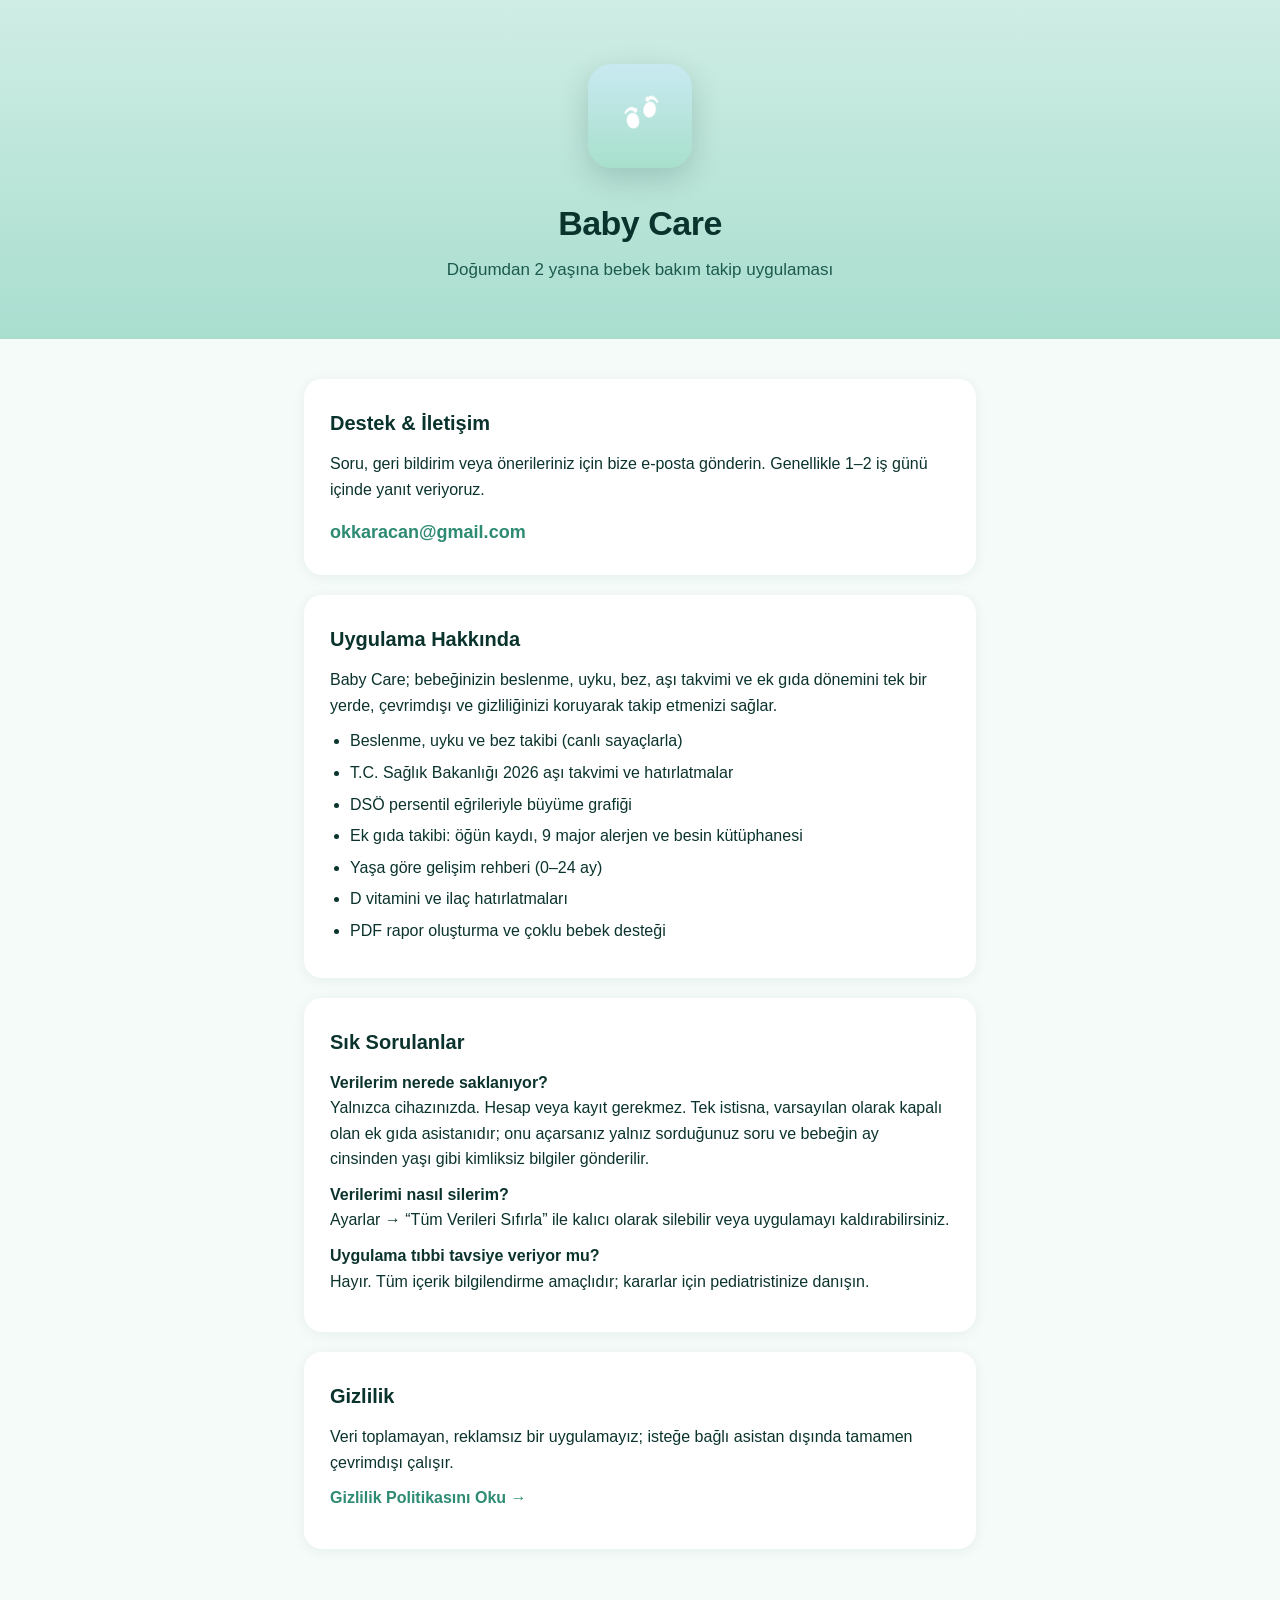
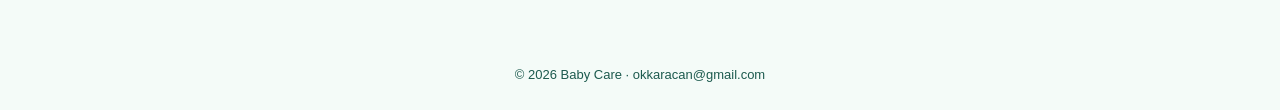
<file: index.html>
<!doctype html>
<html lang="tr">
<head>
<meta charset="utf-8">
<meta name="viewport" content="width=device-width, initial-scale=1">
<title>Baby Care — Destek</title>
<style>
  :root { --mint:#2E8B73; --ink:#0B332D; --soft:#1C5A4E; }
  * { box-sizing:border-box; margin:0; padding:0; }
  body { font-family:-apple-system,"Segoe UI",Roboto,Helvetica,Arial,sans-serif; color:var(--ink); background:#F4FBF8; line-height:1.6; }
  .hero { background:linear-gradient(180deg,#CFEDE5 0%,#A9DECF 100%); text-align:center; padding:64px 24px 56px; }
  .hero img { width:104px; height:104px; border-radius:24px; box-shadow:0 10px 30px rgba(8,46,40,.18); }
  .hero h1 { font-size:34px; margin:20px 0 6px; letter-spacing:-.5px; }
  .hero p { color:var(--soft); font-size:17px; }
  .wrap { max-width:720px; margin:0 auto; padding:40px 24px 72px; }
  .card { background:#fff; border-radius:18px; padding:28px 26px; margin-bottom:20px; box-shadow:0 2px 14px rgba(8,46,40,.06); }
  .card h2 { font-size:20px; margin-bottom:12px; }
  .card p { margin-bottom:10px; }
  a { color:var(--mint); text-decoration:none; font-weight:600; }
  a:hover { text-decoration:underline; }
  ul { padding-left:20px; }
  li { margin-bottom:6px; }
  .mail { display:inline-block; margin-top:6px; font-size:18px; }
  footer { text-align:center; color:var(--soft); font-size:13px; padding:24px; }
</style>
</head>
<body>
  <div class="hero">
    <img src="icon.png" alt="Baby Care">
    <h1>Baby Care</h1>
    <p>Doğumdan 2 yaşına bebek bakım takip uygulaması</p>
  </div>
  <div class="wrap">
    <div class="card">
      <h2>Destek &amp; İletişim</h2>
      <p>Soru, geri bildirim veya önerileriniz için bize e-posta gönderin. Genellikle 1–2 iş günü içinde yanıt veriyoruz.</p>
      <a class="mail" href="mailto:okkaracan@gmail.com">okkaracan@gmail.com</a>
    </div>
    <div class="card">
      <h2>Uygulama Hakkında</h2>
      <p>Baby Care; bebeğinizin beslenme, uyku, bez, aşı takvimi ve ek gıda dönemini tek bir yerde, çevrimdışı ve gizliliğinizi koruyarak takip etmenizi sağlar.</p>
      <ul>
        <li>Beslenme, uyku ve bez takibi (canlı sayaçlarla)</li>
        <li>T.C. Sağlık Bakanlığı 2026 aşı takvimi ve hatırlatmalar</li>
        <li>DSÖ persentil eğrileriyle büyüme grafiği</li>
        <li>Ek gıda takibi: öğün kaydı, 9 major alerjen ve besin kütüphanesi</li>
        <li>Yaşa göre gelişim rehberi (0–24 ay)</li>
        <li>D vitamini ve ilaç hatırlatmaları</li>
        <li>PDF rapor oluşturma ve çoklu bebek desteği</li>
      </ul>
    </div>
    <div class="card">
      <h2>Sık Sorulanlar</h2>
      <p><strong>Verilerim nerede saklanıyor?</strong><br>Yalnızca cihazınızda. Hesap veya kayıt gerekmez. Tek istisna, varsayılan olarak kapalı olan ek gıda asistanıdır; onu açarsanız yalnız sorduğunuz soru ve bebeğin ay cinsinden yaşı gibi kimliksiz bilgiler gönderilir.</p>
      <p><strong>Verilerimi nasıl silerim?</strong><br>Ayarlar → “Tüm Verileri Sıfırla” ile kalıcı olarak silebilir veya uygulamayı kaldırabilirsiniz.</p>
      <p><strong>Uygulama tıbbi tavsiye veriyor mu?</strong><br>Hayır. Tüm içerik bilgilendirme amaçlıdır; kararlar için pediatristinize danışın.</p>
    </div>
    <div class="card">
      <h2>Gizlilik</h2>
      <p>Veri toplamayan, reklamsız bir uygulamayız; isteğe bağlı asistan dışında tamamen çevrimdışı çalışır.</p>
      <p><a href="privacy.html">Gizlilik Politikasını Oku →</a></p>
    </div>
  </div>
  <footer>© 2026 Baby Care · okkaracan@gmail.com</footer>
</body>
</html>
</file>
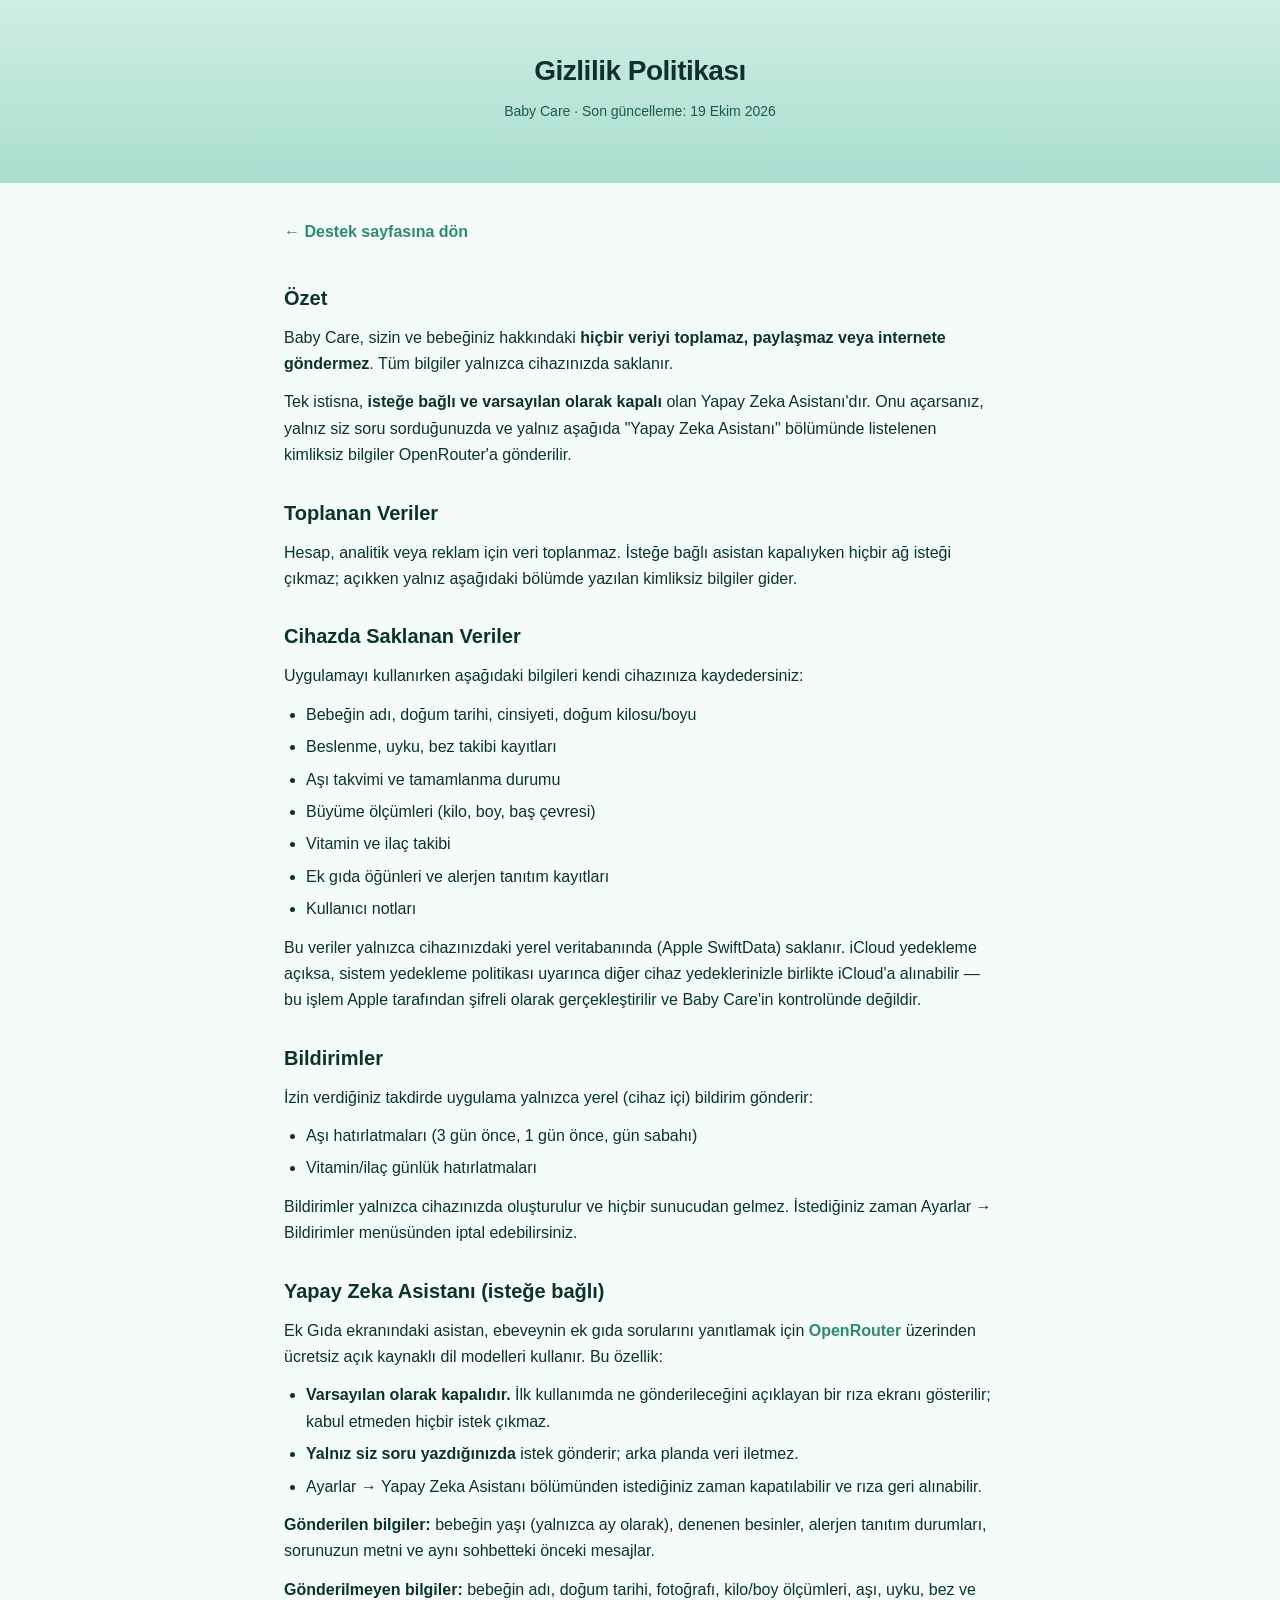
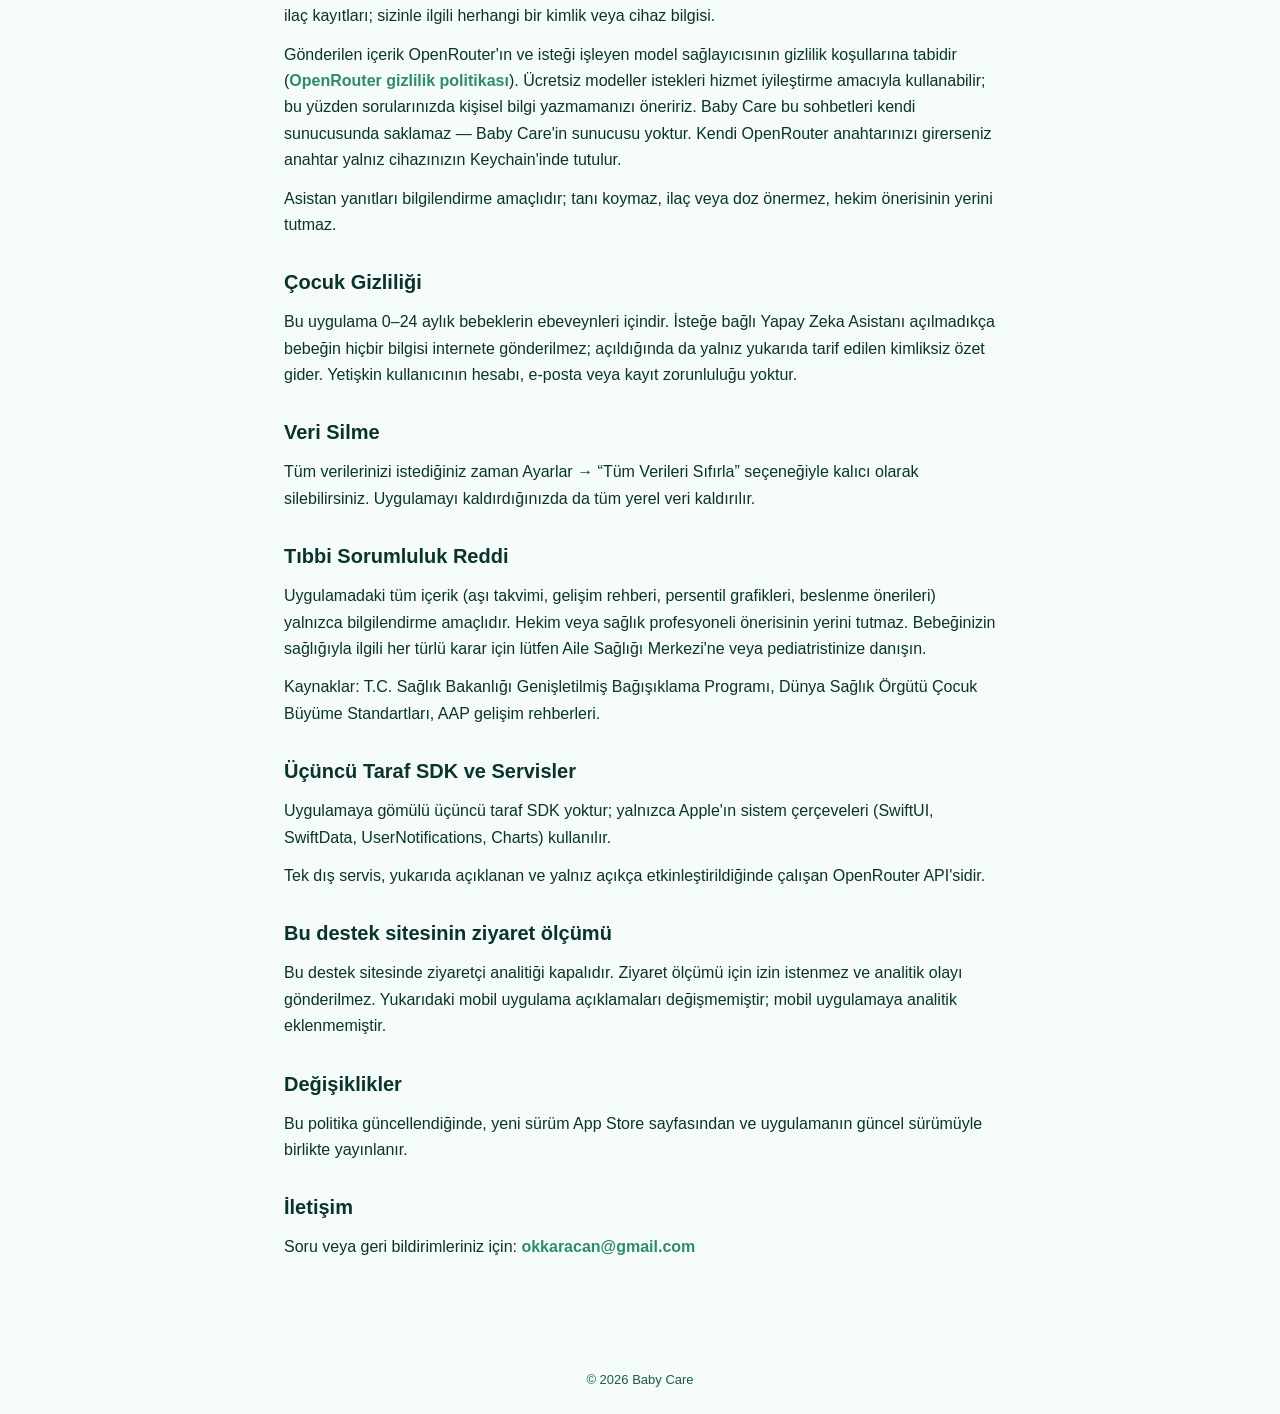
<file: privacy.html>
<!doctype html>
<html lang="tr">
<head>
<meta charset="utf-8">
<meta name="viewport" content="width=device-width, initial-scale=1">
<title>Baby Care — Gizlilik Politikası</title>
<style>
  :root { --mint:#2E8B73; --ink:#0B332D; --soft:#1C5A4E; }
  * { box-sizing:border-box; margin:0; padding:0; }
  body { font-family:-apple-system,"Segoe UI",Roboto,Helvetica,Arial,sans-serif; color:var(--ink); background:#F4FBF8; line-height:1.65; }
  .hero { background:linear-gradient(180deg,#CFEDE5 0%,#A9DECF 100%); text-align:center; padding:48px 24px; }
  .hero h1 { font-size:28px; letter-spacing:-.5px; }
  .hero p { color:var(--soft); font-size:14px; margin-top:6px; }
  .wrap { max-width:760px; margin:0 auto; padding:36px 24px 72px; }
  h2 { font-size:20px; margin:28px 0 10px; }
  p { margin-bottom:12px; }
  ul { padding-left:22px; margin-bottom:12px; }
  li { margin-bottom:6px; }
  a { color:var(--mint); text-decoration:none; font-weight:600; }
  a:hover { text-decoration:underline; }
  .back { display:inline-block; margin-bottom:8px; }
  strong { color:var(--ink); }
  footer { text-align:center; color:var(--soft); font-size:13px; padding:24px; }
</style>
</head>
<body>
  <div class="hero">
    <h1>Gizlilik Politikası</h1>
    <p>Baby Care · Son güncelleme: 19 Ekim 2026</p>
  </div>
  <div class="wrap">
    <a class="back" href="index.html">← Destek sayfasına dön</a>

    <h2>Özet</h2>
    <p>Baby Care, sizin ve bebeğiniz hakkındaki <strong>hiçbir veriyi toplamaz, paylaşmaz veya internete göndermez</strong>. Tüm bilgiler yalnızca cihazınızda saklanır.</p>
    <p>Tek istisna, <strong>isteğe bağlı ve varsayılan olarak kapalı</strong> olan Yapay Zeka Asistanı'dır. Onu açarsanız, yalnız siz soru sorduğunuzda ve yalnız aşağıda "Yapay Zeka Asistanı" bölümünde listelenen kimliksiz bilgiler OpenRouter'a gönderilir.</p>

    <h2>Toplanan Veriler</h2>
    <p>Hesap, analitik veya reklam için veri toplanmaz. İsteğe bağlı asistan kapalıyken hiçbir ağ isteği çıkmaz; açıkken yalnız aşağıdaki bölümde yazılan kimliksiz bilgiler gider.</p>

    <h2>Cihazda Saklanan Veriler</h2>
    <p>Uygulamayı kullanırken aşağıdaki bilgileri kendi cihazınıza kaydedersiniz:</p>
    <ul>
      <li>Bebeğin adı, doğum tarihi, cinsiyeti, doğum kilosu/boyu</li>
      <li>Beslenme, uyku, bez takibi kayıtları</li>
      <li>Aşı takvimi ve tamamlanma durumu</li>
      <li>Büyüme ölçümleri (kilo, boy, baş çevresi)</li>
      <li>Vitamin ve ilaç takibi</li>
      <li>Ek gıda öğünleri ve alerjen tanıtım kayıtları</li>
      <li>Kullanıcı notları</li>
    </ul>
    <p>Bu veriler yalnızca cihazınızdaki yerel veritabanında (Apple SwiftData) saklanır. iCloud yedekleme açıksa, sistem yedekleme politikası uyarınca diğer cihaz yedeklerinizle birlikte iCloud'a alınabilir — bu işlem Apple tarafından şifreli olarak gerçekleştirilir ve Baby Care'in kontrolünde değildir.</p>

    <h2>Bildirimler</h2>
    <p>İzin verdiğiniz takdirde uygulama yalnızca yerel (cihaz içi) bildirim gönderir:</p>
    <ul>
      <li>Aşı hatırlatmaları (3 gün önce, 1 gün önce, gün sabahı)</li>
      <li>Vitamin/ilaç günlük hatırlatmaları</li>
    </ul>
    <p>Bildirimler yalnızca cihazınızda oluşturulur ve hiçbir sunucudan gelmez. İstediğiniz zaman Ayarlar → Bildirimler menüsünden iptal edebilirsiniz.</p>

    <h2>Yapay Zeka Asistanı (isteğe bağlı)</h2>
    <p>Ek Gıda ekranındaki asistan, ebeveynin ek gıda sorularını yanıtlamak için <a href="https://openrouter.ai">OpenRouter</a> üzerinden ücretsiz açık kaynaklı dil modelleri kullanır. Bu özellik:</p>
    <ul>
      <li><strong>Varsayılan olarak kapalıdır.</strong> İlk kullanımda ne gönderileceğini açıklayan bir rıza ekranı gösterilir; kabul etmeden hiçbir istek çıkmaz.</li>
      <li><strong>Yalnız siz soru yazdığınızda</strong> istek gönderir; arka planda veri iletmez.</li>
      <li>Ayarlar → Yapay Zeka Asistanı bölümünden istediğiniz zaman kapatılabilir ve rıza geri alınabilir.</li>
    </ul>
    <p><strong>Gönderilen bilgiler:</strong> bebeğin yaşı (yalnızca ay olarak), denenen besinler, alerjen tanıtım durumları, sorunuzun metni ve aynı sohbetteki önceki mesajlar.</p>
    <p><strong>Gönderilmeyen bilgiler:</strong> bebeğin adı, doğum tarihi, fotoğrafı, kilo/boy ölçümleri, aşı, uyku, bez ve ilaç kayıtları; sizinle ilgili herhangi bir kimlik veya cihaz bilgisi.</p>
    <p>Gönderilen içerik OpenRouter'ın ve isteği işleyen model sağlayıcısının gizlilik koşullarına tabidir (<a href="https://openrouter.ai/privacy">OpenRouter gizlilik politikası</a>). Ücretsiz modeller istekleri hizmet iyileştirme amacıyla kullanabilir; bu yüzden sorularınızda kişisel bilgi yazmamanızı öneririz. Baby Care bu sohbetleri kendi sunucusunda saklamaz — Baby Care'in sunucusu yoktur. Kendi OpenRouter anahtarınızı girerseniz anahtar yalnız cihazınızın Keychain'inde tutulur.</p>
    <p>Asistan yanıtları bilgilendirme amaçlıdır; tanı koymaz, ilaç veya doz önermez, hekim önerisinin yerini tutmaz.</p>

    <h2>Çocuk Gizliliği</h2>
    <p>Bu uygulama 0–24 aylık bebeklerin ebeveynleri içindir. İsteğe bağlı Yapay Zeka Asistanı açılmadıkça bebeğin hiçbir bilgisi internete gönderilmez; açıldığında da yalnız yukarıda tarif edilen kimliksiz özet gider. Yetişkin kullanıcının hesabı, e-posta veya kayıt zorunluluğu yoktur.</p>

    <h2>Veri Silme</h2>
    <p>Tüm verilerinizi istediğiniz zaman Ayarlar → “Tüm Verileri Sıfırla” seçeneğiyle kalıcı olarak silebilirsiniz. Uygulamayı kaldırdığınızda da tüm yerel veri kaldırılır.</p>

    <h2>Tıbbi Sorumluluk Reddi</h2>
    <p>Uygulamadaki tüm içerik (aşı takvimi, gelişim rehberi, persentil grafikleri, beslenme önerileri) yalnızca bilgilendirme amaçlıdır. Hekim veya sağlık profesyoneli önerisinin yerini tutmaz. Bebeğinizin sağlığıyla ilgili her türlü karar için lütfen Aile Sağlığı Merkezi'ne veya pediatristinize danışın.</p>
    <p>Kaynaklar: T.C. Sağlık Bakanlığı Genişletilmiş Bağışıklama Programı, Dünya Sağlık Örgütü Çocuk Büyüme Standartları, AAP gelişim rehberleri.</p>

    <h2>Üçüncü Taraf SDK ve Servisler</h2>
    <p>Uygulamaya gömülü üçüncü taraf SDK yoktur; yalnızca Apple'ın sistem çerçeveleri (SwiftUI, SwiftData, UserNotifications, Charts) kullanılır.</p>
    <p>Tek dış servis, yukarıda açıklanan ve yalnız açıkça etkinleştirildiğinde çalışan OpenRouter API'sidir.</p>

    <h2>Bu destek sitesinin ziyaret ölçümü</h2>
    <p>Bu destek sitesinde ziyaretçi analitiği kapalıdır. Ziyaret ölçümü için izin istenmez ve analitik olayı gönderilmez. Yukarıdaki mobil uygulama açıklamaları değişmemiştir; mobil uygulamaya analitik eklenmemiştir.</p>

    <h2>Değişiklikler</h2>
    <p>Bu politika güncellendiğinde, yeni sürüm App Store sayfasından ve uygulamanın güncel sürümüyle birlikte yayınlanır.</p>

    <h2>İletişim</h2>
    <p>Soru veya geri bildirimleriniz için: <a href="mailto:okkaracan@gmail.com">okkaracan@gmail.com</a></p>
  </div>
  <footer>© 2026 Baby Care</footer>
</body>
</html>
</file>
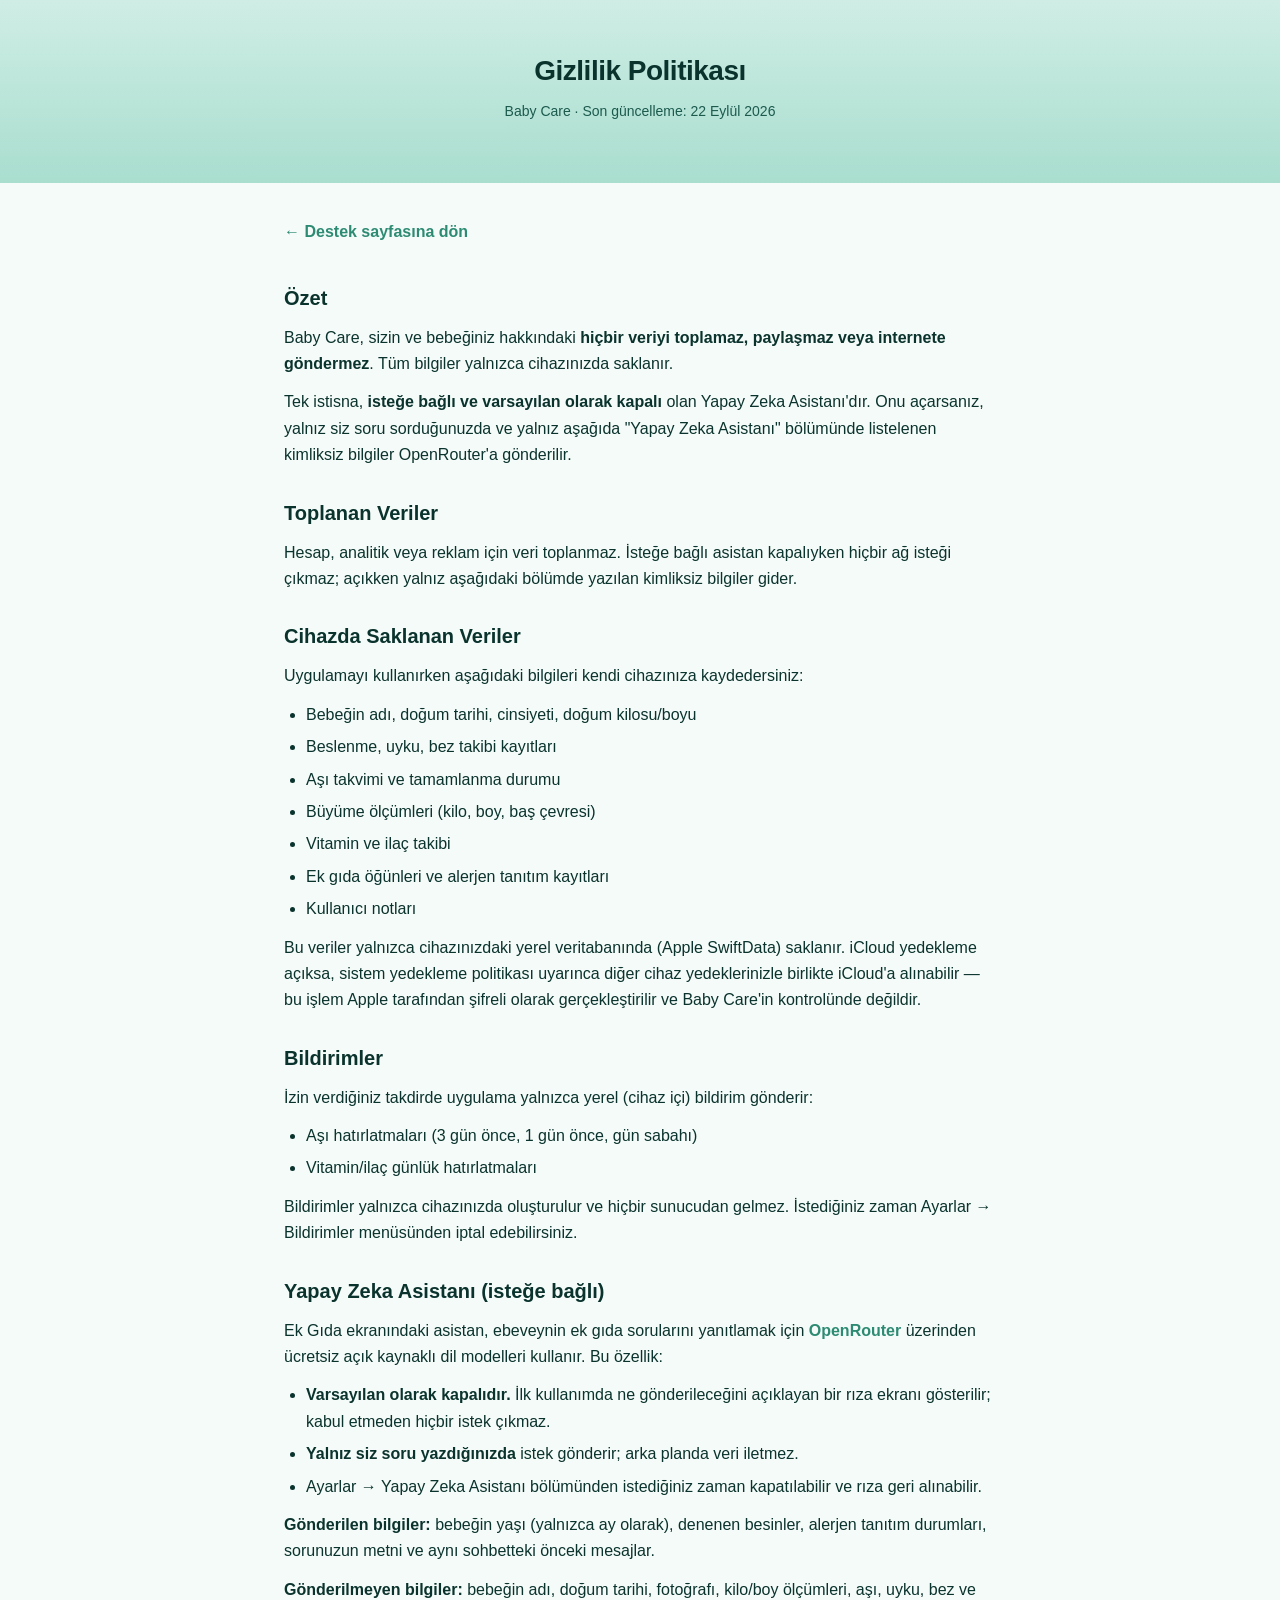
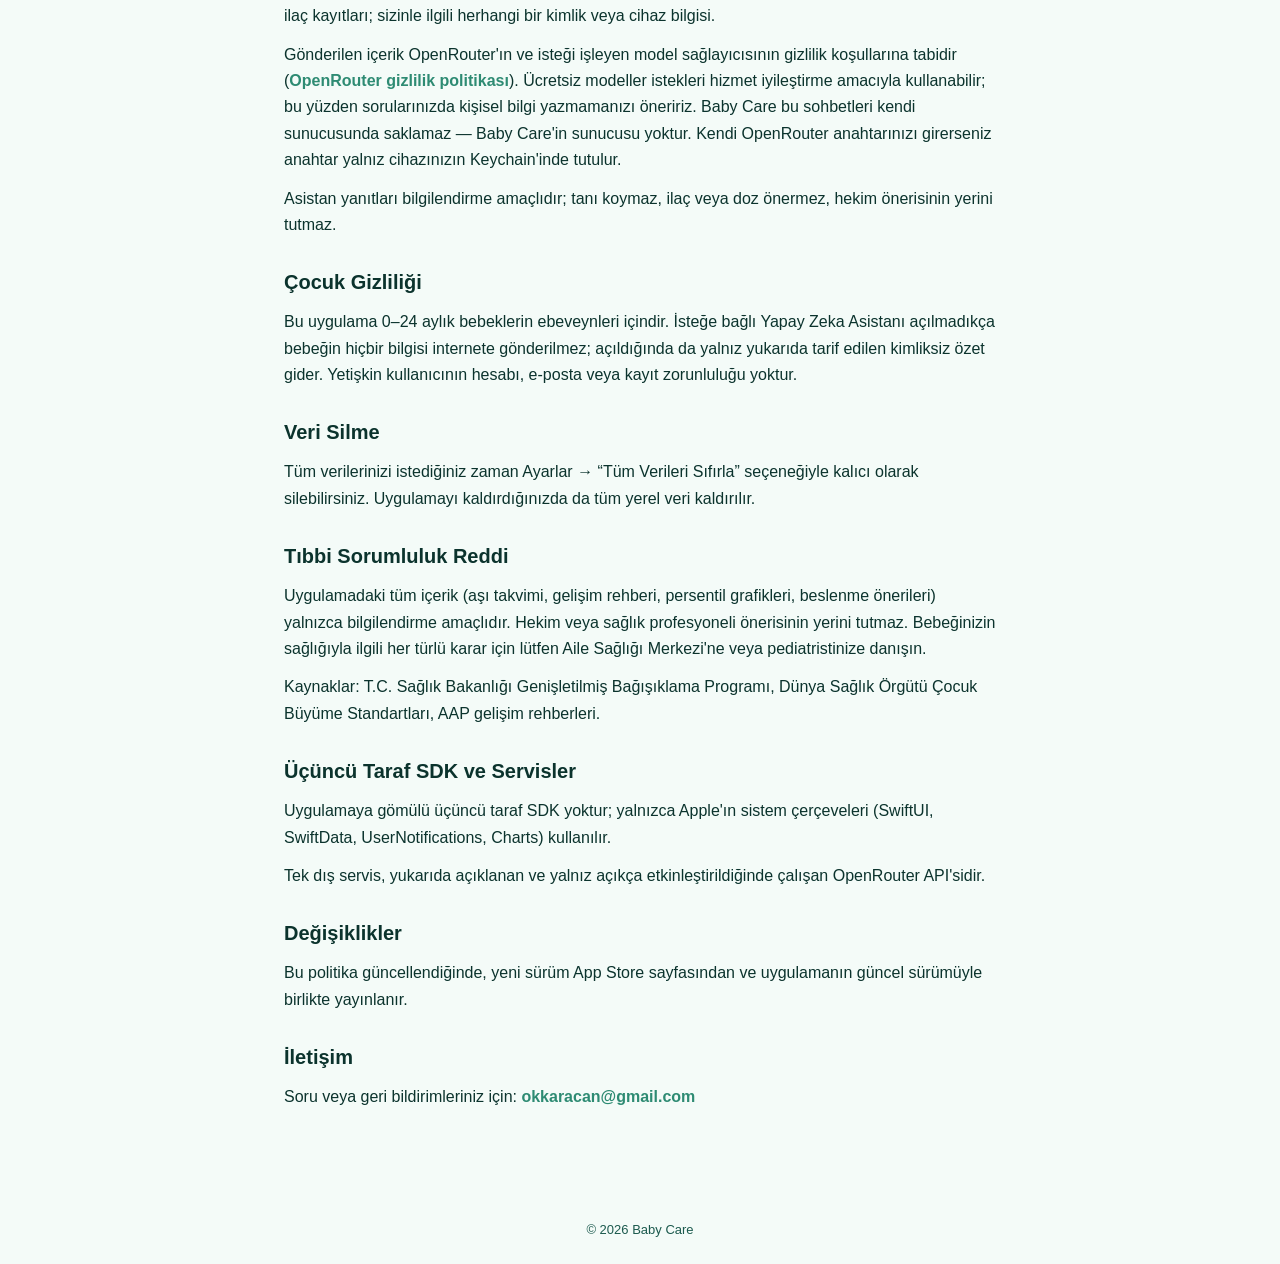
<file: docs/privacy.html>
<!doctype html>
<html lang="tr">
<head>
<meta charset="utf-8">
<meta name="viewport" content="width=device-width, initial-scale=1">
<title>Baby Care — Gizlilik Politikası</title>
<style>
  :root { --mint:#2E8B73; --ink:#0B332D; --soft:#1C5A4E; }
  * { box-sizing:border-box; margin:0; padding:0; }
  body { font-family:-apple-system,"Segoe UI",Roboto,Helvetica,Arial,sans-serif; color:var(--ink); background:#F4FBF8; line-height:1.65; }
  .hero { background:linear-gradient(180deg,#CFEDE5 0%,#A9DECF 100%); text-align:center; padding:48px 24px; }
  .hero h1 { font-size:28px; letter-spacing:-.5px; }
  .hero p { color:var(--soft); font-size:14px; margin-top:6px; }
  .wrap { max-width:760px; margin:0 auto; padding:36px 24px 72px; }
  h2 { font-size:20px; margin:28px 0 10px; }
  p { margin-bottom:12px; }
  ul { padding-left:22px; margin-bottom:12px; }
  li { margin-bottom:6px; }
  a { color:var(--mint); text-decoration:none; font-weight:600; }
  a:hover { text-decoration:underline; }
  .back { display:inline-block; margin-bottom:8px; }
  strong { color:var(--ink); }
  footer { text-align:center; color:var(--soft); font-size:13px; padding:24px; }
</style>
</head>
<body>
  <div class="hero">
    <h1>Gizlilik Politikası</h1>
    <p>Baby Care · Son güncelleme: 22 Eylül 2026</p>
  </div>
  <div class="wrap">
    <a class="back" href="index.html">← Destek sayfasına dön</a>

    <h2>Özet</h2>
    <p>Baby Care, sizin ve bebeğiniz hakkındaki <strong>hiçbir veriyi toplamaz, paylaşmaz veya internete göndermez</strong>. Tüm bilgiler yalnızca cihazınızda saklanır.</p>
    <p>Tek istisna, <strong>isteğe bağlı ve varsayılan olarak kapalı</strong> olan Yapay Zeka Asistanı'dır. Onu açarsanız, yalnız siz soru sorduğunuzda ve yalnız aşağıda "Yapay Zeka Asistanı" bölümünde listelenen kimliksiz bilgiler OpenRouter'a gönderilir.</p>

    <h2>Toplanan Veriler</h2>
    <p>Hesap, analitik veya reklam için veri toplanmaz. İsteğe bağlı asistan kapalıyken hiçbir ağ isteği çıkmaz; açıkken yalnız aşağıdaki bölümde yazılan kimliksiz bilgiler gider.</p>

    <h2>Cihazda Saklanan Veriler</h2>
    <p>Uygulamayı kullanırken aşağıdaki bilgileri kendi cihazınıza kaydedersiniz:</p>
    <ul>
      <li>Bebeğin adı, doğum tarihi, cinsiyeti, doğum kilosu/boyu</li>
      <li>Beslenme, uyku, bez takibi kayıtları</li>
      <li>Aşı takvimi ve tamamlanma durumu</li>
      <li>Büyüme ölçümleri (kilo, boy, baş çevresi)</li>
      <li>Vitamin ve ilaç takibi</li>
      <li>Ek gıda öğünleri ve alerjen tanıtım kayıtları</li>
      <li>Kullanıcı notları</li>
    </ul>
    <p>Bu veriler yalnızca cihazınızdaki yerel veritabanında (Apple SwiftData) saklanır. iCloud yedekleme açıksa, sistem yedekleme politikası uyarınca diğer cihaz yedeklerinizle birlikte iCloud'a alınabilir — bu işlem Apple tarafından şifreli olarak gerçekleştirilir ve Baby Care'in kontrolünde değildir.</p>

    <h2>Bildirimler</h2>
    <p>İzin verdiğiniz takdirde uygulama yalnızca yerel (cihaz içi) bildirim gönderir:</p>
    <ul>
      <li>Aşı hatırlatmaları (3 gün önce, 1 gün önce, gün sabahı)</li>
      <li>Vitamin/ilaç günlük hatırlatmaları</li>
    </ul>
    <p>Bildirimler yalnızca cihazınızda oluşturulur ve hiçbir sunucudan gelmez. İstediğiniz zaman Ayarlar → Bildirimler menüsünden iptal edebilirsiniz.</p>

    <h2>Yapay Zeka Asistanı (isteğe bağlı)</h2>
    <p>Ek Gıda ekranındaki asistan, ebeveynin ek gıda sorularını yanıtlamak için <a href="https://openrouter.ai">OpenRouter</a> üzerinden ücretsiz açık kaynaklı dil modelleri kullanır. Bu özellik:</p>
    <ul>
      <li><strong>Varsayılan olarak kapalıdır.</strong> İlk kullanımda ne gönderileceğini açıklayan bir rıza ekranı gösterilir; kabul etmeden hiçbir istek çıkmaz.</li>
      <li><strong>Yalnız siz soru yazdığınızda</strong> istek gönderir; arka planda veri iletmez.</li>
      <li>Ayarlar → Yapay Zeka Asistanı bölümünden istediğiniz zaman kapatılabilir ve rıza geri alınabilir.</li>
    </ul>
    <p><strong>Gönderilen bilgiler:</strong> bebeğin yaşı (yalnızca ay olarak), denenen besinler, alerjen tanıtım durumları, sorunuzun metni ve aynı sohbetteki önceki mesajlar.</p>
    <p><strong>Gönderilmeyen bilgiler:</strong> bebeğin adı, doğum tarihi, fotoğrafı, kilo/boy ölçümleri, aşı, uyku, bez ve ilaç kayıtları; sizinle ilgili herhangi bir kimlik veya cihaz bilgisi.</p>
    <p>Gönderilen içerik OpenRouter'ın ve isteği işleyen model sağlayıcısının gizlilik koşullarına tabidir (<a href="https://openrouter.ai/privacy">OpenRouter gizlilik politikası</a>). Ücretsiz modeller istekleri hizmet iyileştirme amacıyla kullanabilir; bu yüzden sorularınızda kişisel bilgi yazmamanızı öneririz. Baby Care bu sohbetleri kendi sunucusunda saklamaz — Baby Care'in sunucusu yoktur. Kendi OpenRouter anahtarınızı girerseniz anahtar yalnız cihazınızın Keychain'inde tutulur.</p>
    <p>Asistan yanıtları bilgilendirme amaçlıdır; tanı koymaz, ilaç veya doz önermez, hekim önerisinin yerini tutmaz.</p>

    <h2>Çocuk Gizliliği</h2>
    <p>Bu uygulama 0–24 aylık bebeklerin ebeveynleri içindir. İsteğe bağlı Yapay Zeka Asistanı açılmadıkça bebeğin hiçbir bilgisi internete gönderilmez; açıldığında da yalnız yukarıda tarif edilen kimliksiz özet gider. Yetişkin kullanıcının hesabı, e-posta veya kayıt zorunluluğu yoktur.</p>

    <h2>Veri Silme</h2>
    <p>Tüm verilerinizi istediğiniz zaman Ayarlar → “Tüm Verileri Sıfırla” seçeneğiyle kalıcı olarak silebilirsiniz. Uygulamayı kaldırdığınızda da tüm yerel veri kaldırılır.</p>

    <h2>Tıbbi Sorumluluk Reddi</h2>
    <p>Uygulamadaki tüm içerik (aşı takvimi, gelişim rehberi, persentil grafikleri, beslenme önerileri) yalnızca bilgilendirme amaçlıdır. Hekim veya sağlık profesyoneli önerisinin yerini tutmaz. Bebeğinizin sağlığıyla ilgili her türlü karar için lütfen Aile Sağlığı Merkezi'ne veya pediatristinize danışın.</p>
    <p>Kaynaklar: T.C. Sağlık Bakanlığı Genişletilmiş Bağışıklama Programı, Dünya Sağlık Örgütü Çocuk Büyüme Standartları, AAP gelişim rehberleri.</p>

    <h2>Üçüncü Taraf SDK ve Servisler</h2>
    <p>Uygulamaya gömülü üçüncü taraf SDK yoktur; yalnızca Apple'ın sistem çerçeveleri (SwiftUI, SwiftData, UserNotifications, Charts) kullanılır.</p>
    <p>Tek dış servis, yukarıda açıklanan ve yalnız açıkça etkinleştirildiğinde çalışan OpenRouter API'sidir.</p>

    <h2>Değişiklikler</h2>
    <p>Bu politika güncellendiğinde, yeni sürüm App Store sayfasından ve uygulamanın güncel sürümüyle birlikte yayınlanır.</p>

    <h2>İletişim</h2>
    <p>Soru veya geri bildirimleriniz için: <a href="mailto:okkaracan@gmail.com">okkaracan@gmail.com</a></p>
  </div>
  <footer>© 2026 Baby Care</footer>
</body>
</html>
</file>
